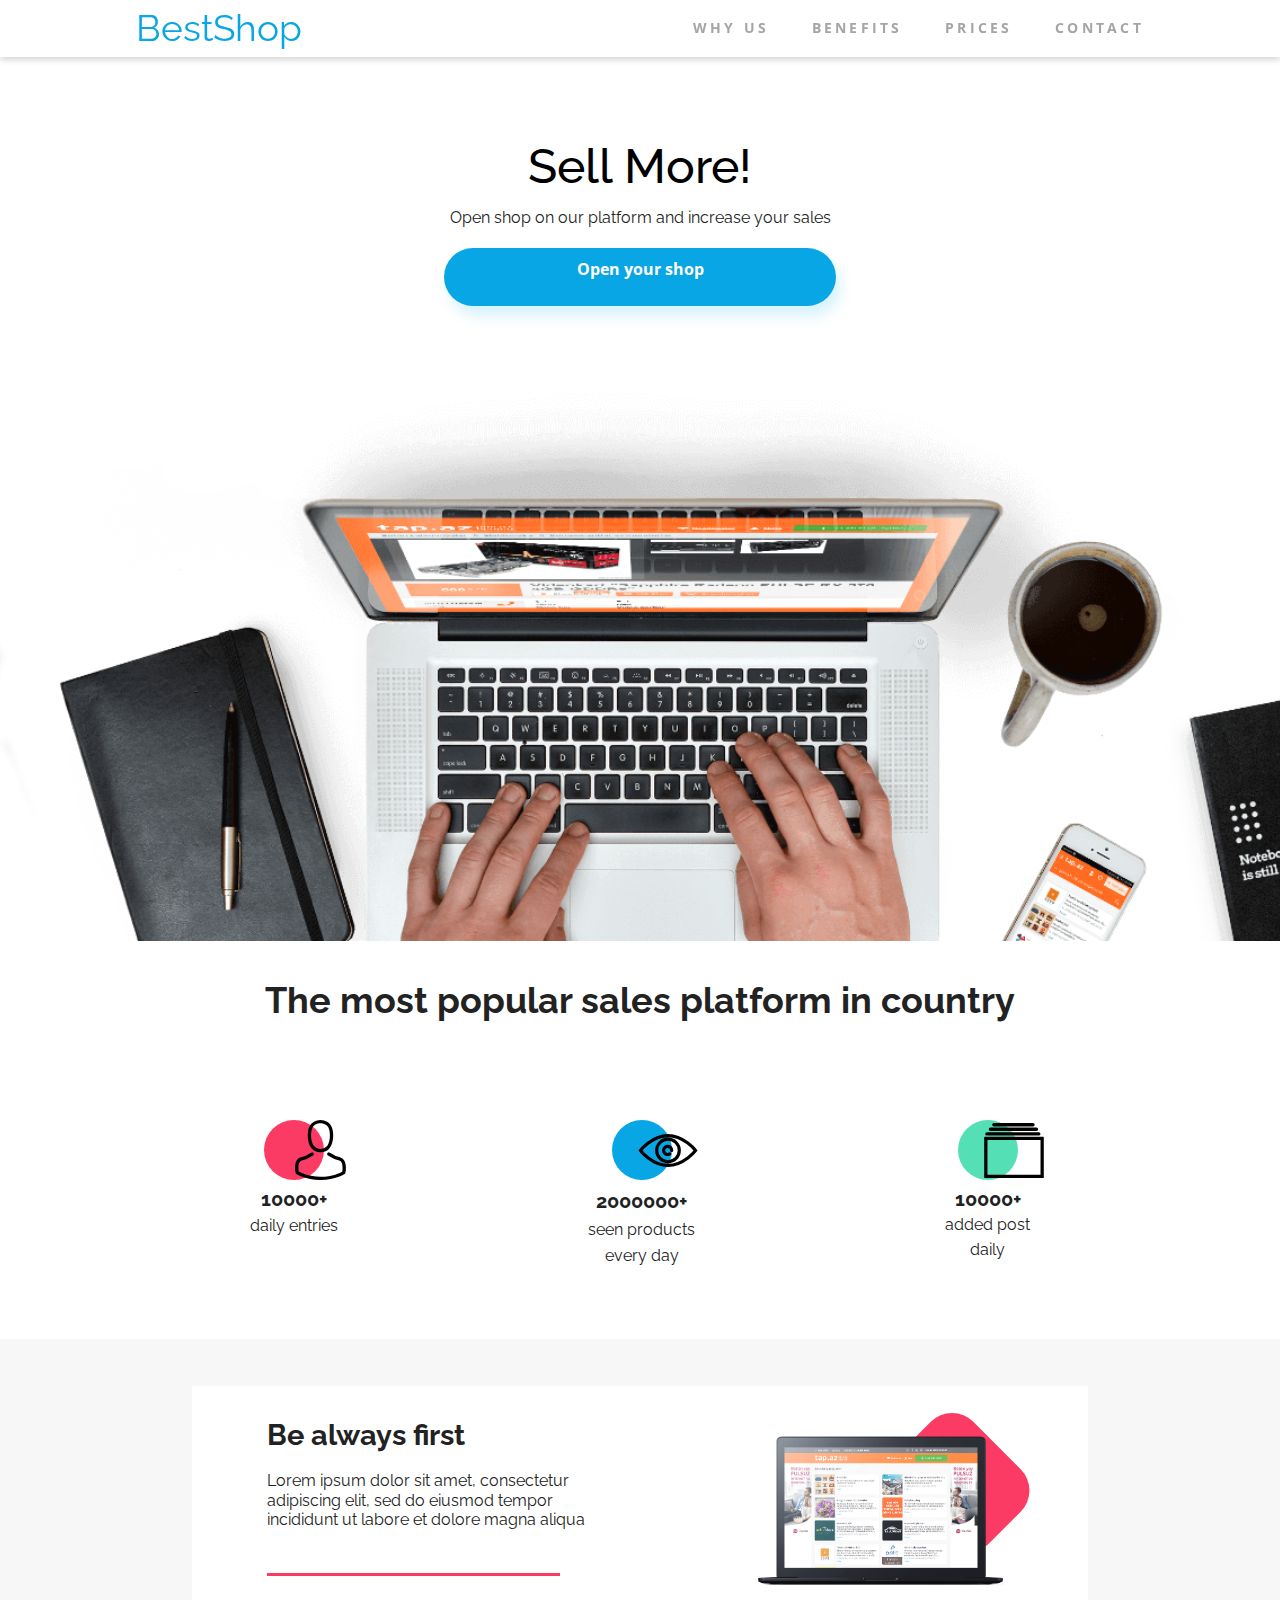
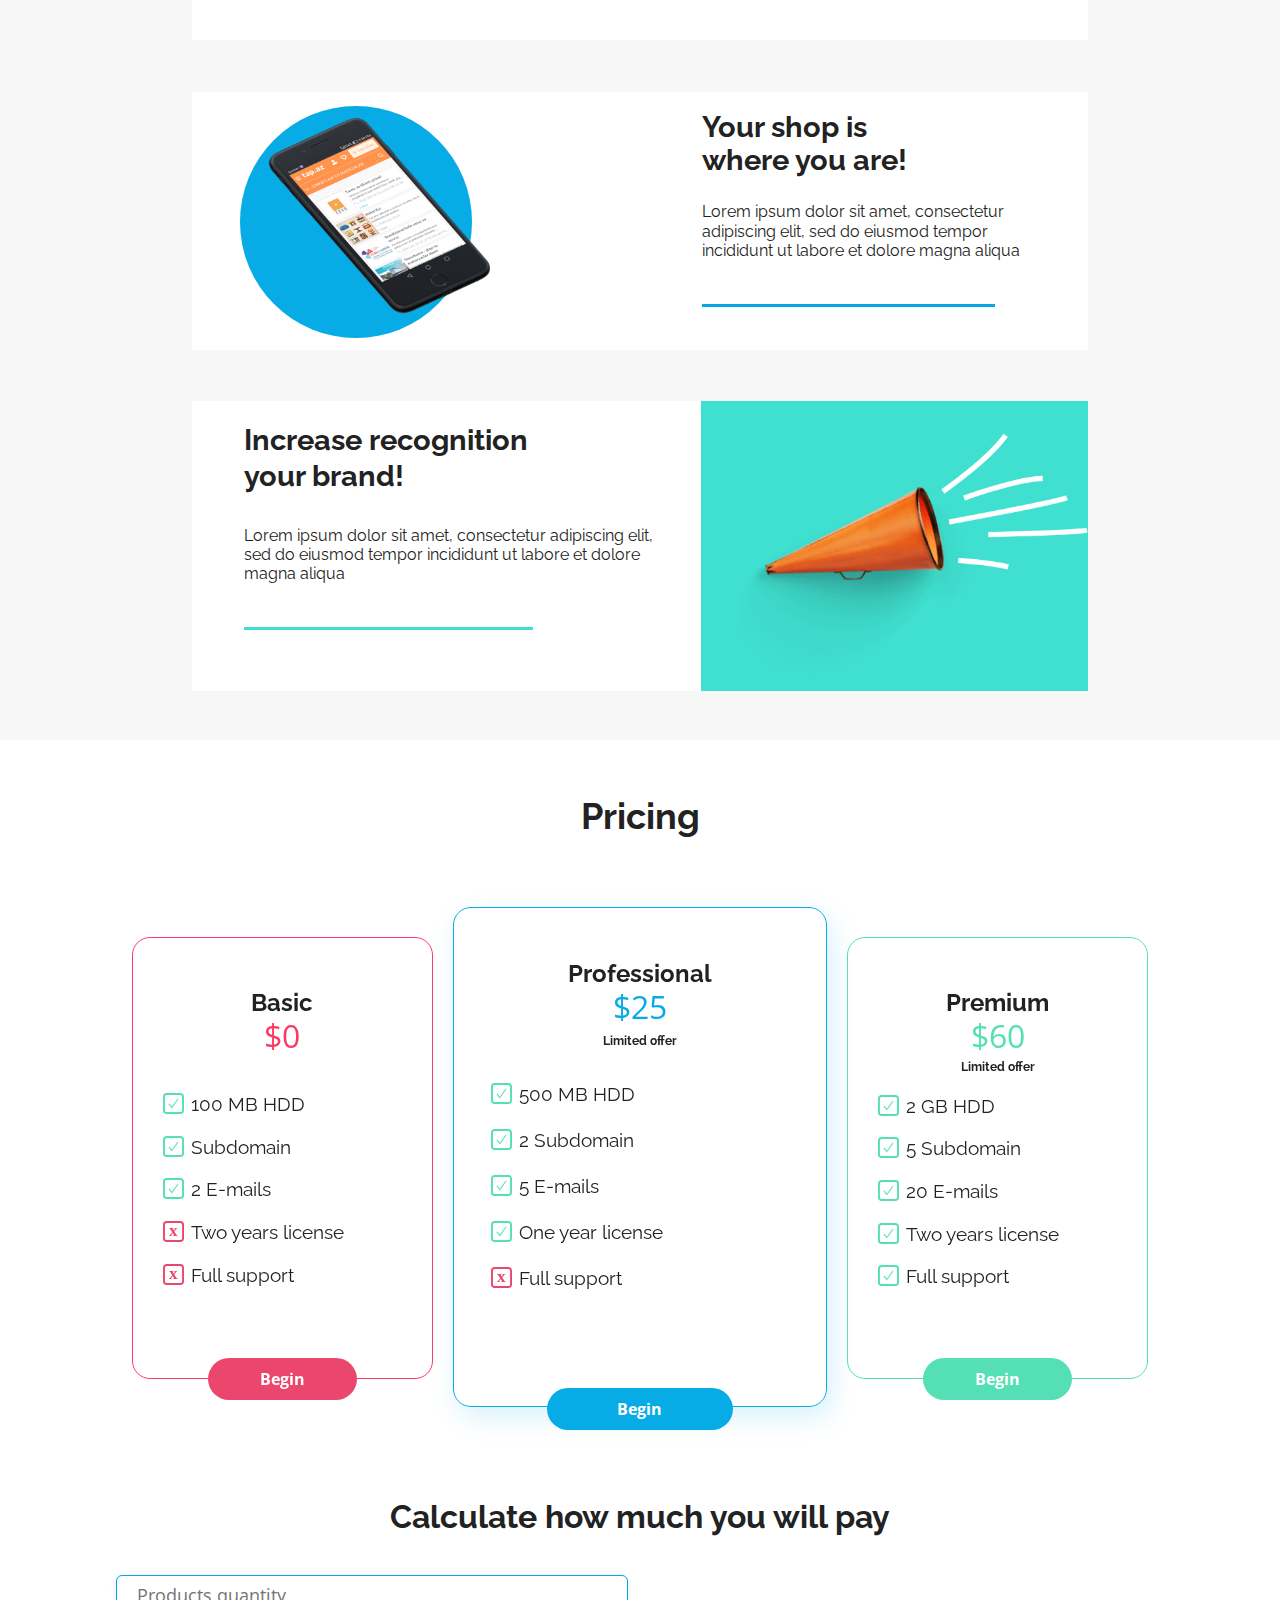
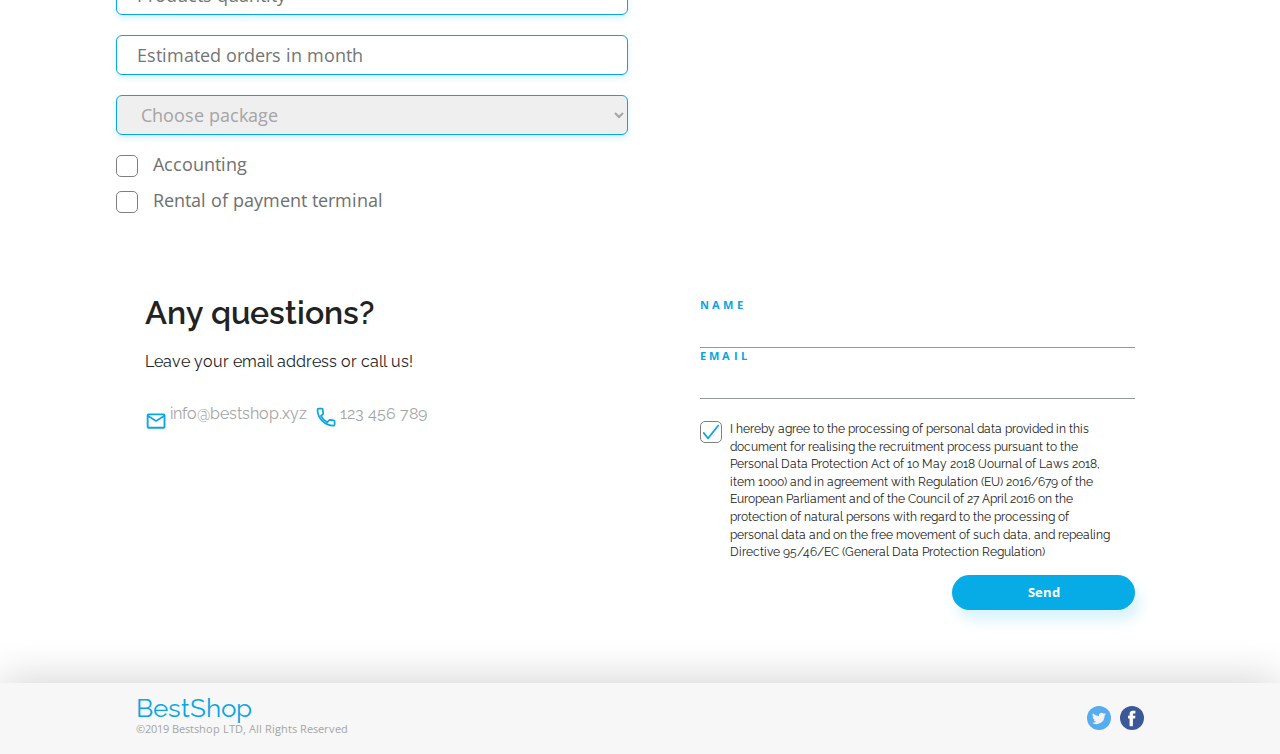
<file: index.html>
<!DOCTYPE html>
<html lang="pl-PL">

<head>
    <meta charset="UTF-8">
    <title>Zadanie 3</title>
    <meta name="viewport" content="width=device-width, height=device-height initial-scale=1">
    <link rel="stylesheet" href="css/reset.css" />
    <link href="https://fonts.googleapis.com/css?family=Raleway&display=swap" rel="stylesheet">
    <link href="https://fonts.googleapis.com/css?family=Open+Sans:400,700&display=swap" rel="stylesheet">
    <link rel="stylesheet" href="css/style1.css" />

</head>

<body>
    <div class="container">
        <header>
            <div class="logo">BestShop</div>
            <nav>
                <ul class="navList">
                    <li class="navListElement">
                        <a href="#" class="nav_a">Why us</a>
                    </li>
                    <li class="navListElement">
                        <a href="#" class="nav_a">Benefits</a>
                    </li>
                    <li class="navListElement">
                        <a href="#" class="nav_a">Prices</a>
                    </li>
                    <li class="navListElement">
                        <a href="#" class="nav_a">Contact</a>
                    </li>
                </ul>
            </nav>
            <div class="hamburger">
                <div class="hamburgerStraps">
                    <p class="hamburgerStrap"></p>
                    <p class="hamburgerStrap"></p>
                    <p class="hamburgerStrap"></p>
                </div>
                <ul class="navList2 click">
                    <li class="navListElement">
                        <a href="#" class="nav_a">Why us</a>
                    </li>
                    <li class="navListElement">
                        <a href="#" class="nav_a">Benefits</a>
                    </li>
                    <li class="navListElement">
                        <a href="#" class="nav_a">Prices</a>
                    </li>
                    <li class="navListElement">
                        <a href="#" class="nav_a">Contact</a>
                    </li>
                </ul>
            </div>
        </header>
        <section class="section1">
            <p class="title section1El">Sell More!</p>
            <p class="section1El">Open shop on our platform and increase your sales</p>
            <button class="btn1 section1El">Open your shop</button>
        </section>
        <section>
            <p class="image"></p>
        </section>

        <section class="section2">
            <p class="parSection2">The most popular sales platform in country</p>
            <ul class="listOfIcons">
                <li>
                    <ul class="liColumn">
                        <li class="iconAndCircle">
                            <p class="circle circle1"></p>
                            <p class="icon1"></p>
                        </li>
                        <li class="number">10000+</li>
                        <li>daily entries</li>
                    </ul>
                </li>
                <li>
                    <ul class="liColumn">
                        <li class="iconAndCircle">
                            <p class="circle circle2"></p>
                            <p class="icon2"></p>
                        </li>
                        <li class="number">2000000+</li>
                        <li>seen products</li>
                        <li>every day</li>
                    </ul>
                </li>
                <li>
                    <ul class="liColumn">
                        <li class="iconAndCircle">
                            <p class="circle circle3"></p>
                            <p class="icon3"></p>
                        </li>
                        <li class="number">10000+</li>
                        <li>added post</li>
                        <li>daily</li>
                    </ul>
                </li>
            </ul>
        </section>

        <section class="section3">
            <div class="rectangle rectangle1">
                <div class="textPart">
                    <article class="articleTitle">Be always first</article>
                    <article class="text">
                        Lorem ipsum dolor sit amet, consectetur adipiscing elit, sed do eiusmod tempor incididunt ut
                        labore et dolore magna aliqua
                    </article>
                    <hr class="line line1">
                </div>
                <div></div>
                <div class="picturePart picturePart1">
                    <div class="picture picture1"></div>
                    <div class="shape1"></div>
                </div>
            </div>
            <div class="rectangle rectangle2">
                <div class="picture2Part">
                    <div class="picture picture2"></div>
                    <div class="shape2"></div>
                </div>
                <div class="textPart">
                    <article class="articleTitle articleTitle2">Your shop is</article>
                    <article class="articleTitle2Part2">where you are!</article>
                    <article class="text">
                        Lorem ipsum dolor sit amet, consectetur adipiscing elit, sed do eiusmod tempor incididunt ut
                        labore et dolore magna aliqua
                    </article>
                    <hr class="line line2">
                </div>
            </div>
            <div class="rectangle rectangle3">
                <div class="textPart text3Part">
                    <article class="articleTitle articleTitle2">Increase recognition</article>
                    <article class="articleTitle2Part2">your brand!</article>
                    <article class="text">
                        Lorem ipsum dolor sit amet, consectetur adipiscing elit, sed do eiusmod tempor incididunt ut
                        labore et dolore magna aliqua
                    </article>
                    <hr class="line line3">
                </div>
                <div class="picture3Part">
                    <div class="pictureBox">
                        <div class="picture picture3"></div>
                    </div>
                </div>
            </div>
        </section>

        <section class="section4">
            <p class="section4Title">Pricing</p>
            <div class="packetsContainer">
                <div class="packet packet1">
                    <div class="partPrice">
                        <p class="packetTitle">Basic</p>
                        <p class="price price1">$0</p>
                    </div>
                    <div class="partOptions">
                        <p class="option"><span></span>100 MB HDD</p>
                        <p class="option"><span></span>Subdomain</p>
                        <p class="option"><span></span>2 E-mails</p>
                        <p class="option optionNo"><span></span>Two years license</p>
                        <p class="option optionNo"><span></span>Full support</p>
                    </div>
                    <button class="beginButton beginButton1">Begin</button>
                </div>

                <div class="packet packet2">
                    <div class="partPrice partPrice2">
                        <p class="packetTitle">Professional</p>
                        <p class="price price2">$25</p>
                        <p class="limited">Limited offer</p>
                    </div>
                    <div class="partOptions partOptions2">
                        <p class="option"><span></span>500 MB HDD</p>
                        <p class="option"><span></span>2 Subdomain</p>
                        <p class="option"><span></span>5 E-mails</p>
                        <p class="option"><span></span>One year license</p>
                        <p class="option optionNo"><span></span>Full support</p>
                    </div>
                    <button class="beginButton beginButton2">Begin</button>
                </div>

                <div class="packet packet3">
                    <div class="partPrice">
                        <p class="packetTitle">Premium</p>
                        <p class="price price3">$60</p>
                        <p class="limited">Limited offer</p>
                    </div>

                    <div class="partOptions partOptions3">
                        <p class="option"><span></span>2 GB HDD</p>
                        <p class="option"><span></span>5 Subdomain</p>
                        <p class="option"><span></span>20 E-mails</p>
                        <p class="option"><span></span>Two years license</p>
                        <p class="option"><span></span>Full support</p>
                    </div>
                    <button class="beginButton beginButton3">Begin</button>
                </div>
            </div>
        </section>

        <section class="calculator">
            <div class="calculatorTitle">
                Calculate how much you will pay
            </div>
            <div class="calculatorBody">
                <form class="calculatorPart1">
                    <input class="calcArea" type="number" name="products" placeholder="Products quantity">
                    <input class="calcArea" type="number" name="orders" placeholder="Estimated orders in month">
                    <select class="calcArea package" name="package">Choose package
                        <option selected disabled hidden>Choose package</option>
                        <option>Basic</option>
                        <option>Professional</option>
                        <option>Premium</option>
                    </select>
                    <label>
                        <input id="accounting" type="checkbox" name="accounting">
                        <label for="accounting">
                            <span></span>
                            <p class="accountingText">Accounting</p>
                        </label>
                    </label>
                    <label>
                        <input id="terminal" type="checkbox" name="terminal">
                        <label for="terminal">
                            <span></span>
                            <p class="terminalText"> Rental of payment terminal</p>
                        </label>
                    </label>
                </form>
                <div class="calculatorPart2">
                    <div class="partOfPrice productsPrice">
                        <p>Products</p>
                        <p>counting</p>
                        <p></p>
                    </div>
                    <div class="partOfPrice ordersPrice">
                        <p>Orders</p>
                        <p>counting</p>
                        <p></p>
                    </div>
                    <div class="partOfPrice packagePrice">
                        <p>Package</p>
                        <p>counting</p>
                        <p></p>
                    </div>
                    <div class="partOfPrice accountingPrice">
                        <p>Accounting</p>
                        <p></p>
                    </div>
                    <div class="partOfPrice terminalPrice">
                        <p>Terminal</p>
                        <p></p>
                    </div>
                    <div class="totalPricePart">
                        <div></div>
                        <div class="totalPrice">
                            <p>Total</p>
                            <p class="totalPriceSum">Price</p>
                        </div>
                    </div>
                </div>
            </div>
        </section>

        <section class="section5">
            <div class="questionsPart">
                <p class="questions">Any questions?</p>
                <p>Leave your email address or call us!</p>
                <div class="dataContainer">
                    <div class="mail">
                        <p class="messagePicture"></p>
                        <p> info@bestshop.xyz </p>
                    </div>
                    <div class="phone">
                        <p class="phonePicture"></p>
                        <p> 123 456 789 </p>
                    </div>
                </div>
            </div>
            <div class="sendPart">
                <form>
                    <label class="formText">Name
                        <input type="text" name="username">
                    </label>
                    <label class="formText">Email
                        <input type="text" name="userEmail">
                    </label>
                    <label class="agreement">
                        <input id="c1" type="checkbox" name="agreement" checked>
                        <label for="c1">
                            <span></span>
                            <p class='agreementText'> I hereby agree to the processing of personal data provided in this
                                document for
                                realising
                                the
                                recruitment process pursuant to the Personal Data Protection Act of 10 May 2018 (Journal
                                of Laws
                                2018, item 1000) and in agreement with Regulation (EU) 2016/679 of the European
                                Parliament and
                                of the Council of 27 April 2016 on the protection of natural persons with regard to the
                                processing of personal data and on the free movement of such data, and repealing
                                Directive
                                95/46/EC (General Data Protection Regulation)
                            </p>
                        </label>
                    </label>
                    <input type="submit" value="Send">
                </form>
            </div>
        </section>

        <footer>
            <div class="footerLogoPart">
                <p class=" footerLogo logo">BestShop</p>
                <p>&copy;2019 Bestshop LTD, All Rights Reserved</p>
            </div>
            <div class="socialMedia">
                <a href="https://twitter.com/?lang=pl" target="_blank">
                    <p class="twitter"></p>
                </a>
                <a href="https://www.facebook.com" target="_blank">
                    <p class="fb"></p>
                </a>
            </div>
        </footer>

    </div>
</body>
<script src="js/app.js"></script>

</html>
</file>
<file: css/style1.css>
* {
    margin:0;
    padding:0;
    box-sizing: border-box;
}
html,body{
    font-size: 16px;
    font-family: 'Raleway', sans-serif;
    width:100vw;
}

.container{
    width:100vw;
    max-width: 1352px;
    margin:0 auto;
    box-shadow: 0px 3px 6px #00000029;
}   


/* section header  */

nav {
    display:none;
}
header {
    display: flex;
    padding-left:15px;
    padding-right: 15px;    
    position:relative;

    justify-content: space-between;
    align-items: center;
    width: 100%;
    max-width: 1352px;
    padding-top: 10px;
    padding-bottom: 10px;
    opacity: 1;
    box-shadow: 0px 3px 6px #00000029;

}
.logo{
    text-align: left;
    font-family: 'Raleway', sans-serif;
    font-size: 2.3rem;
    letter-spacing: 0;
    color: #08A6E4;
    opacity: 1;
}

.hamburger {
    display:block;
}
.hamburgerStrap {
    width: 35px;
    height:8px;
    margin: 2px;
    background: #08A6E4;
    display:block;
}
.navList2 > li {
    width: 100%;
    padding: 14px;
    float: left;
    background: white;
}
.navList2 {
    left: -14px;
    position: absolute;
    width: 100%;
    bottom: -174px;
    z-index: 2;
    background: white;
    height: 172px;
    margin-left: 15px;
    margin-right: 15px;
    box-shadow: 0px 3px 6px #00000029;
}
.navList2 {
    display:none
}

.navListElement{
    display: inline;
    padding-left: 35px;
    font-family: 'Open Sans', sans-serif;
    font-weight: bold;
    font-size:0.9rem;
    text-transform: uppercase;
    letter-spacing: 3.28px;
    color: #000000;
    opacity: 1;
}
.nav_a{
    text-decoration: none;
    text-align: center;
    font: Bold Open Sans;
    font-size:0.9rem;
    letter-spacing: 3.28px;
    color: #A5A5A5;
    opacity: 1;
}

.nav_a:hover{
    border-bottom: 2px solid #08A6E4;
    text-align: center;
    text-align: center;
    font: Bold 11px/15px Open Sans;
    letter-spacing: 3.28px;
    color: #000000;
    opacity: 1; 
    padding-bottom: 18px;
}

@media (min-width: 950px) {
    .hamburger {
        display:none;
    }
    nav {
        display:block;
    }
    header{
        padding-left: 136px;
        padding-right: 136px;
        position: fixed;
    }
}

/* section 1 */


.section1 {
    display: flex;
    flex-direction: column;
    justify-content: center;
    align-items: center;
}

.section1El {
    padding: 1%;
    margin-top: 3%;
    line-height: 1.2;
    text-align: center;
}
.title {
    text-align: center;
    font-family: 'Raleway', sans-serif;
    font-size: 2.5rem;
    letter-spacing: 0;
    color: #000000;
    opacity: 1;
    font-weight: 500;
    padding-top: 118px;
}

.btn1 {
    background: #08A6E4 0% 0% no-repeat padding-box;
    box-shadow: 5px 10px 14px #07ACE629;
    border-radius: 40px;
    opacity: 1;
    height: 9vh;
    width: 83%;
    display: flex;
    align-content: center;
    justify-content: center;
    color: white;
    margin-top: 3%;
    margin-bottom: 6%;
    font-weight: bold;
    border:none;
    font-family: 'Open Sans', sans-serif;
}

/* section with image */

.image {
    background-image: url(../images/Background.png);
    background-repeat: no-repeat;
    background-size: cover;
    background-position: center;
    height: 34vh;
}

@media (min-width: 460px) {
    
    .section1El {
        padding-top: 12px;
        padding-bottom: 21px;
        margin-top: 0;
    }
    .title {
        font-size: 3rem;
        padding-top: 138px;
        padding-bottom: 0;
        margin-top: 0;
    }
    .btn1 {
        width: 392px;
        margin-top: 17px;
        height: 58px;
        margin-bottom:50px;
        margin-top:0;
    }
    /* section with image */
    .image{
        height: 65vh;
    }
}
/* section 2 */

.section2 {
    padding-bottom: 8%;
}

.parSection2 {
    padding-top: 41px;
    text-align: center;
    font-size: 1.8rem;
    font-family: 'Raleway', sans-serif;
    padding-bottom: 2%;
    font-weight:bold;
}
.listOfIcons {
    padding-top: 7%;
    justify-content: space-evenly;
}
.icon1 {
    height: 60px;
    width: 60px;
    background-image: url(../images/Person.svg);
    background-repeat: no-repeat;
    background-position: center;
    background-size: contain;
    position: absolute;
    transform: translate(26px);
}

.circle{
    height:60px;
    width: 60px;
    background: red;
    border-radius: 50%;
    position: relative;
}

.circle1 {
    background: #FB3B64 0% 0% no-repeat padding-box;
    opacity: 1;
}

.circle2 {
    background: #08A6E4 0% 0% no-repeat padding-box;
    opacity: 1;
}
.circle3 {
    background: #55DFB4 0% 0% no-repeat padding-box;
    opacity: 1;
}

.iconAndCircle {
    display: flex;
}
.icon2{
    height:60px;
    width: 60px;
    background-image:url(../images/Eye.svg);
    background-repeat: no-repeat;
    background-position: center;
    background-size: contain;
    position: absolute;
    transform: translate(26px);
}

.icon3{
    height:60px;
    width: 60px;
    background-image: url(../images/Catalog.svg);
    background-repeat: no-repeat;
    background-position: center;
    background-size: contain;
    position: absolute;
    transform: translate(26px);
}
.number {
    font-size: 1.1rem;
    font-weight: bold;
}

.liColumn {
    display: flex;
    flex-direction: column;
    align-items: center;
    justify-content: center;
}
.liColumn li {
    margin-bottom: 4%;
}


@media (min-width: 460px) {
    .section2{
        padding-bottom: 5%;
    }
    
    .parSection2 {
        font-size: 2.25rem;
        font-weight: bold;
    }
    
    .listOfIcons {
        padding-top: 6%;
        display: flex; 
    }
    
    .number {
        font-size:1.25rem;
    }

    .liColumn li {
        margin-bottom: 10%;
    }
}

/* section 3 */

.section3 {
    width: 100%;
    display: flex;
    flex-direction: column;
    align-items: center;
    justify-content: center;
    background: #F7F7F7 0% 0% no-repeat padding-box;
    padding-top: 4%;
    padding-bottom: 4%;
}
.rectangle {
    width: 90%;
    height: 100%;
    display: flex;
    flex-direction: column;
    justify-content: space-evenly;
    background-color: white;
    margin: 2%;
    padding-bottom: 3%;
    align-items: center;
}
.rectangle1 {
    flex-direction: column-reverse;
    padding-top: 7%;
}

.rectangle2 {
    padding-top: 7%;
}
.rectangle3 {
    padding-bottom: 0;
}
.textPart {
    width: 90%;
    padding-bottom: 1%;
    padding-left: 3%;
}
.text3Part {
    background: white;
    padding-bottom: 1%;
}
.articleTitle {
    font-size: 2rem;
    padding-bottom: 8%;
    padding-top: 2%;
    font-weight: 500;
}
.articleTitle2 {
    padding-top: 6%;
    padding-bottom: 5%;
}
.articleTitle2Part2 {
    font-size: 2rem;
    line-height: 0;
    padding-bottom: 12%;
}
.text {
line-height: 1.2;
}
.picturePart {
    display: flex;
    position: relative;
}
.picture2Part {
    display: flex;
    position: relative;
    padding: 3%;
}  
.picture3Part {
    display: flex;
    width: 100%;
    height: 100%;
    position: relative;
    justify-content: flex-end;
}
.picture {
    width: 230px;
    height: 184px;
    background-image: url(../assets/macbook.png);
    background-size: contain;
    background-position: center;
    background-repeat: no-repeat;
    margin-top: -1%;
    z-index: 2;
}
.picture2 {
    background-image: url(../assets/iPhone.png);
}
.picture3 {
    background-image: url(../assets/Trumpet.png);
    height: 215px;
    margin-top: 8%;
    width: 100%;
}
.shape1 {
    width: 94px;
    height: 123px;
    transform: rotate(45deg);
    position: absolute;
    right: 14px;
    bottom: 56px;
    z-index: 1;
    border-radius: 30px;
    background: #FB3B64;
    margin-top: 10px;
}
.shape2 {
    width: 177px;
    height: 177px;
    background: #07ACE6;
    position: absolute;
    left: 38px;
    bottom: 23px;
    z-index: 1;
    border-radius: 50%;
    margin-top: 0;
}
.line {
    width: 82%;
    margin-top: 5%;
    background: #fb3b64;
    border: none;   
}
.line2 {
    background: #08A6E4;
    margin-top: 9%;
}

.line3 {
    background-color: turquoise;
    margin-top: 8%;
    width: 69%;
}
.pictureBox {
    width: 100%;
    z-index: 2;
    background-color: turquoise;
}
    
@media (min-width:621px) and (max-width:900px) {
    .rectangle {
        flex-direction: row;
        align-items: normal;
    }

    .rectangle1, .rectangle2 {
        padding-top: 0;
    }
    
    .textPart {
        width: 41%;
        padding-bottom: 3%;
        padding-left: 0;
    }
    
    .text3Part {
        width: 62%;
        padding-left: 3%;
        padding-bottom: 7%;
    }
    .articleTitle {
        font-size: 1.8rem;
        padding-bottom: 6%;
        padding-top: 10%;
        font-weight: bold;
    }
    
    .articleTitle2 {
        padding-top: 6%;
        padding-bottom: 5%;
        font-weight: bold;
    }
    
    .articleTitle2Part2 {
        font-size: 1.8rem;
        line-height: 0;
        padding-bottom: 12%;
        font-weight: bold;
    }

    .picture2Part {
        padding:0;
        margin-top:15px;
    }
    
    .picture3Part {
        width: 60%;
        height:auto;
    }
    .picture {
        width: 240px;
        height:auto;
        margin-top:0;
    }
    .picture1 {
        width: 253px;
        height: 79%;
        margin-top: 42px;
    }
   
    .picture3 {
        height: 100%;
        margin-top: 6%;
        width: 100%;
    }
    .shape1 {
        width: 107px;
        height: 106px;
        right: 8px;
        top: 17px;
    }
    
    .shape2 {
        width: 190px;
        height: 190px;
        left: 4px;
        bottom: 12px;
    }
    
    .line {
        margin-top: 44px;
        height: 3px;
    }
    .line2 {
        margin-top: 44px;
    }
    
    .line3 {
        margin-top: 44px;
    }
    
    .pictureBox {
        width: 91%;
        height: 100%;
    }
}
@media (min-width:901px) {
   
    .section3 {
        padding-top: 21px;
        padding-bottom: 23px;
    }
    
    .rectangle {
        width: 70%;
        height:auto;
        flex-direction: row;
        align-items: normal;
        padding-left:2%;
    }

    .rectangle1 {
        padding-top: 0;
    }

    .rectangle2 {
        padding-bottom: 0;
        padding-top:0;
    }
    
    .rectangle3 {
        padding-bottom: 0;
    }
    
    .textPart {
        width: 41%;
        padding-bottom: 3%;
        padding-left: 0;
    }
    
    .text3Part {
        width: 62%;
        padding-left: 3%;
        padding-bottom: 7%;
    }
    .articleTitle {
        font-size: 1.8rem;
        padding-bottom: 6%;
        padding-top: 10%;
        font-weight: bold;
        
    }
    
    .articleTitle2 {
        padding-top: 6%;
        padding-bottom: 5%;
        font-weight: bold;
    }
    
    .articleTitle2Part2 {
        font-size: 1.8rem;
        padding-bottom: 12%;
        font-weight: bold;
    }

    .picture2Part {
        width: 49%;
        padding:0;
    }
    
    .picture3Part {
        width: 60%;
        height:auto;
    }
    
    .picture {
        width: 88%;
        height: auto;
        margin-top:0;
    } 
    .picture1 {
        height: 153px;
        width: 315px;
        margin-top: 48px;
    }
    .picture2 {
        height: 258px;
        margin-top: 0;
        width: 279px;
        margin-left: 0;
    }
    
    .picture3 {
        height: 100%;
        margin-top: 6%;
        width: 100%;
    }
    
    .shape1 {
        width: 127px;
        height: 106px;
        right: 15px;
        bottom: 66px;
        margin-top:0;
    }
    
    .shape2 {
        width: 232px;
        height: 232px;
        left: -7px;
        bottom: 12px;
        margin-top: 10px;
    }
    
    .line {
        margin-top: 44px;
        height: 3px;
    }
    
    .line2 {
        margin-top: 44px;
    }
    
    .line3 {
        margin-top: 44px;
        width: 69%;
    }
    
    .pictureBox {
        width: 91%;
        height: 100%;
    }
}

/* section 4 */

.section4 {
    width: 100%;
    display: flex;
    flex-direction: column;
    align-items: center;
}

.section4Title {
    font-size: 2.25rem;
    padding-bottom: 4%;
    padding-top: 8%;
}

.packetsContainer {
    width: 97%;
    display: flex;
    flex-direction: column;
    justify-content: space-evenly;
    position: relative;
    align-items: center;
}

.packet {
    margin: 1%;
    width: 89%;
    height: 83%;
    text-align: center;
    border: 1px solid #FB3B64;
    border-radius: 18px;
    padding: 4%;
    padding-bottom: 11%;
    margin-bottom: 13%;
    padding-top: 7%;
    margin-top: 7%  
}

.packet1 {
    position: relative;
    display: flex;
}

.packet2{
    display: flex;
    position: relative;
    width: 97%;
    box-shadow: 5px 10px 27px #07ACE629;
    border: 1px solid #07ACE6;
}

.packet3 {
    display: flex;
    position: relative;
    border: 1px solid #55DFB4;
}
.partPrice {
    width: 40%;
    justify-content: center;
}

.packetTitle {
    font-size: 1.1rem;
    font-weight: bold;
    padding-top: 21%;
    padding-bottom: 2%;
}

.price {
    font-size: 3rem;
    font-family: 'Open Sans', sans-serif;
    font-weight: normal;
    padding-bottom: 4%;
    color: #FB3B64;
}

.price2 {
    color: #07ACE6; 
}

.price3 {
    color:#55DFB4;
}

.partOptions {
    text-align: left;
    width: 60%;
}

.option {
    padding: 5%;
    font-size: 1.2rem;
    display:flex
}

.option span {
    display: inline-block;
    width: 19px;
    height: 19px;
    margin: -2px 10px 0 0;
    flex-shrink:0;
    vertical-align: middle;
    background: url(../assets/Ckechmark-1.svg) no-repeat;
    background-size: 19px 19px;
}

.optionNo span {
    display: inline-block;
    width: 19px;
    height: 19px;
    margin: -2px 10px 0 0;
    vertical-align: middle;
    background: url(../assets/Close.svg) no-repeat;
    background-size: 19px 19px;
}
.beginButton {
    width: 40%;
    height: 16%;
    position: absolute;
    bottom: -5%;
    left: 30%;
    background: #EB476E 0% 0% no-repeat padding-box;
    border-radius: 23px;
    opacity: 1;
    color: white;
    border: none;
    font-family: 'Open Sans', sans-serif;
    font-weight: bold;
}
.beginButton1 {
    position: absolute;
    bottom: -8%;
    left: 28%;
}
.beginButton2 {
    background: #07ACE6;
    position: absolute;
    bottom: -8%;
    left: 28%;
}

.beginButton3 {
    background: #55DFB4;
    position: absolute;
    bottom: -8%;
    left: 28%;
}

@media (min-width:466px) and (max-width:649px) {
    .packetTitle {
        font-size: 1.7rem;
    }
    .price {
        font-size: 4rem;
    }
}

@media (min-width:650px) {
    .section4 {
        padding-bottom: 0;
    }
    
    .section4Title {
        padding-bottom: 0;
        padding-top: 58px;
        font-weight: bold;
    }
    
    .beginButton {
        width: 50%;
        height: 42px;
        margin:0; 
    }
    
    .beginButton2, .beginButton1, .beginButton3 {
        bottom: -5%;
        left: 25%;
    }
    
    .partPrice {
        width: 81%;
    }
    .partPrice2 {
        padding-top: 17px;
    }
    .price {
        font-size: 2rem;
    }
    .price1 {
        padding-bottom: 30px;
    }
    .price2 {
       color: #07ACE6; 
    }
    
    .price3 {
        color:#55DFB4;
    }
    
    .limited {
        font-size: .75rem;
        font-weight: bold;
    }
    
    .packetsContainer{
        height: 555px;
        width: 81%;
        flex-direction: row;
    }
    
    .packet {
        width: 29%;
        height: 442px;
        padding: 0;
        padding-bottom: 43px;
        margin-bottom: 0;
        padding-top: 33px;
    }
    .packet1 {
        position: absolute;
        top: 30px;
        left: 0;
        flex-direction: column;
        align-items: center;
    }
    .packet2 {
        flex-direction: column;
        align-items: center;
        justify-content: center;
        height: 500px;
        width: 36%;
        position: absolute;
        top: 0;
        left: 31%;
        padding-bottom: 91px;
        padding-top: 1px;
    }
    
    .packet3 {
        flex-direction: column;
        align-items: center;
        position: absolute;
        top: 30px;
        right: 0;
    }
    
    .option span {
        display:block;
        width: 21px;
        height: 21px;
        margin: -2px 7px 0 0;
        flex-shrink: 0;
        background-size: contain;
    }
    
    .partOptions {
        text-align: left;
        width: 90%;
        margin-left: 1%;
    }

    .partOptions2 {
        padding-top: 21px;
    }

    .partOptions3 {
        margin-top: 10px;
    }

    .option {
        padding-bottom: 10px;
        display:flex;
    }
    
    .packetTitle {
        font-size: 1.5rem;
        padding-bottom: 5px;
        padding-top: 20px;
    }
}

/* section 5 */

.section5 {
    width: 100vw;
    display: flex;
    flex-direction: column;
    justify-content: space-evenly;
    padding-left: 8%;
    padding-right: 8%;
}
.questionsPart {
    width:100%;
    height:100%;
}
.sendPart {
    width: 100%;
    height: 100%;
    position: relative;
}
.questions {
    font-size: 2rem;
    font-weight: 600;
}
.questionsPart > p:nth-child(2) {
    padding-top:4%;
}
.dataContainer {
    width: 100%;
    display: flex;
    color: #A5A5A5;
    padding-top: 4%;
    padding-bottom: 6%;
    flex-direction:column;
}
.mail {
    display: flex;
    justify-content: flex-start;
    margin-bottom: 7px;
    margin-top: 8px;
}
.phone {
    display: flex;
    justify-content: flex-start;
}

.messagePicture {
    background-image: url(../assets/Mail.svg);
    width: 23px;
    height: 3.4vh;
    color: black;
    background-repeat: no-repeat;
    background-size: contain;
    vertical-align: text-bottom;
    background-position: left;
    margin-right: 5px;
}


.phonePicture {
    background-size: cover;
    background-image: url(../assets/phone.svg);
    width: 23px;
    height: 3.3vh;
    color: black;
    background-repeat: no-repeat;
    background-size: contain;
    vertical-align: text-bottom;
    background-position: top;
    margin-right: 5px;
}
label {
    display:block;
}
input[type="text"] {
    width:100%;
}
.agreement {
    font-size: 0.75rem;
    padding-top: 5%;
}
.agreement p:first-of-type {
    padding-right:5%;
}

.formText {
    text-align: left;
    font: Bold 11px/15px Open Sans;
    letter-spacing: 3.28px;
    color: #08A6E4;
    opacity: 1;
    text-transform: uppercase;
}
input[type="text"] {
    font-size: 1.5rem;
    border:none;
    border-bottom: 1px solid #95989A;
    opacity: 1;
}
input[type="submit"] {
    position: absolute;
    bottom: -52px;
    right: 15px;
    width: 188px;
    height: 40px;
    font-size: 0.8rem;
    border: none;
    background: #07ACE6 0% 0% no-repeat padding-box;
    border-radius: 23px;
    opacity: 1;
    margin: 0;
    color: white;
    box-shadow: 5px 10px 14px #07ACE629;
    font-family: 'Open Sans', sans-serif;
    font-weight: bold;
}
input[type="checkbox"] {
    display:none;
}
.agreement label {
    display: flex;
    width:100%;
}
.agreementText {
    line-height: 1.2;
}
input[type="checkbox"] + label span {
    display: inline-block;
    border: 1px solid grey;
    width: 22px;
    height: 22px;
    margin-right: 2%;
    vertical-align: middle;
    cursor: pointer;
    border-radius: 5px;
    flex-shrink: 0;
}

input[type="checkbox"]:checked + label span {
    display: inline-block;
    border: 1px solid grey;
    margin-right: 2%;
    vertical-align: middle;
    background: url(../assets/Checkmark.svg) no-repeat;
    cursor: pointer;
    background-size: 80% 80%;
    background-position: center;
}


@media (min-width:880px) {
    .section5 {
        width: 100vw;
        flex-direction: row;
        padding-left: 0;
        padding-right: 0;
        margin-top: 65px;
    }
    .questionsPart {
        width:32%;
    }
    .sendPart {
        width: 34%;
    }

    .questionsPart > p:nth-child(2) {
        padding-top:6%;
        padding-right: 6%;
    }
    .dataContainer {
        flex-direction: row;
        padding-top: 7%;
    }
    .messagePicture {
        margin-right: 2px;
    }
    .phone {
        margin-top: 8px;
        margin-left: 8px;
    }
   
    .phonePicture {
        margin-right: 2px;
    }

    .agreementText {
        line-height: 1.1rem;
    }

    input[type="text"] {
        font-size: 1.4rem;
        line-height: 2.2rem;
      
    }
    input[type="submit"] {
        bottom: -18%;
        right: 0px;
        width: 42%;
        height: 35px;
        margin-top: 5px;
    }

    input[type="checkbox"] {
        display:none;
    }
}

/* footer */
footer {
    display: flex;
    justify-content: space-between;
    align-items: center;
    width: 100%;
    max-width: 1352px;
    padding-top: 1%;
    padding-bottom: 1%;
    padding-right: 15px;
    opacity: 1;
    box-shadow: 0px -5px 40px #00000029;
    margin-top: 100px;
    background: #F7F7F7 0% 0% no-repeat padding-box;
    padding-left: 15px;
}
.footerLogo {
    font-size: 1.6rem;
}
.footerLogoPart p:nth-child(2) {
    text-align: left;
    font-size: 0.7rem;
    font-family: 'Open Sans', sans-serif;
    letter-spacing: 0;
    color: #A5A5A5;
    opacity: 1;
    padding-top: 1%;
    padding-bottom: 3%;
}
.socialMedia {
    display: flex;
    justify-content: space-around;
}
.twitter {
    background-image: url(../assets/Twitter.svg);
    width: 21px;
    height: 21px;
    background-repeat: no-repeat;
    background-size: contain;
    vertical-align: text-bottom;
    margin-right: 5px;
}

.fb {
    background-image: url(../assets/Facebook.svg);
    width: 21px;
    height: 21px;
    background-repeat: no-repeat;
    background-size: 100% auto;
    vertical-align: text-bottom;
}


@media (min-width: 950px) {
    footer {
        padding-top: 1%;
        padding-left: 136px;
        padding-right: 136px;
        margin-top: 121px;
    }

    .footerLogoPart p:nth-child(2){
       padding-bottom: 3%
    }
    
    .twitter {
        width: 24px;
        height: 24px;
        margin-right: 9px;
    }
    
    .fb {
        width: 24px;
        height: 24px;
    }
}


/* section calculator */

.calculator {
    margin-top:47px;
    margin-bottom: 50px;

}
.calculatorTitle {
    font-size: 2rem;
    text-align: center;
    font-weight: bold;
    margin-bottom: 42px;
    padding-left: 8%;
    padding-right: 8%;
}
.calculatorBody {
    margin-top:10px;
}

.calculatorPart1{
    width: 100%;
    display: flex;
    flex-direction: column;
    margin-left:10px;  
    margin-right: 35px;
    margin-bottom: 5px;
    padding-left:8%;
    padding-right:8%;
}


.calcArea {
    height: 40px;
    box-shadow: 0px 3px 6px #08A6E429;
    border: 1px solid #08A6E4;
    border-radius: 6px;
    opacity: 1;
    font-family: 'Open Sans', sans-serif;
    font-size: 1.1rem;
    padding-left:20px;
    margin-bottom: 20px;
    letter-spacing: 0;
    color: #A5A5A5;
}
option {
    color: black;
}

.calculatorPart1 label {
    font-family: 'Open Sans', sans-serif;
    font-size: 1.1rem;
    letter-spacing: 0;
    color: #707070;
    opacity: 1;
    margin-bottom: 7px;
}
.terminalText {
    display:inline-block;
}

.accountingText {
    display:inline-block;
}

.calculatorPart2 {
    width: 100%;
    padding-left:8%;
    padding-right:8%;
}
.form2 {
    border: 2px dashed red;
}
.partOfPrice {
    height:31px;
    width: 100%;
    background: #55DFB4 0% 0% no-repeat padding-box;
    box-shadow: 0px 3px 6px #00000029;
    border-radius: 6px;
    opacity: 1;
    color:white;
    display:flex;
    justify-content: space-between;
    padding:6px;
    padding-right:20px;
    padding-left:20px;
    margin-bottom: 6px;
    font-family: 'Open Sans', sans-serif;
    font-size: 1.1rem;
    display:none;
}

.totalPricePart {
    width:100%;
    display:flex;
    justify-content: space-between;
    display:none;
    margin-top:12px;
}

.totalPrice {
    width:50%;
    height:38px;
    background: #07ACE6 0% 0% no-repeat padding-box;
    box-shadow: 0px 3px 6px #00000029;
    border-radius: 6px;
    opacity: 1;
    color:white;
    display:flex;
    flex-direction: row;
    justify-content: space-between;
    align-items: center;
    padding:6px;
    padding-right:20px;
    padding-left:20px;
    margin-bottom: 6px;
    font-family: 'Open Sans', sans-serif;
    font-size: 1.1rem; 
}
@media (min-width: 850px) {
    .calculator {
        margin-top: 112px;
    }
    .calculatorBody {
        display: flex;
        justify-content: center;
    }
    .calculatorPart1{
        width: 40%;
        padding-left: 0;
        padding-right: 0;
    }
    .calculatorPart2 {
        width: 40%;
        padding-left: 0;
        padding-right: 0;
    }
}
</file>
